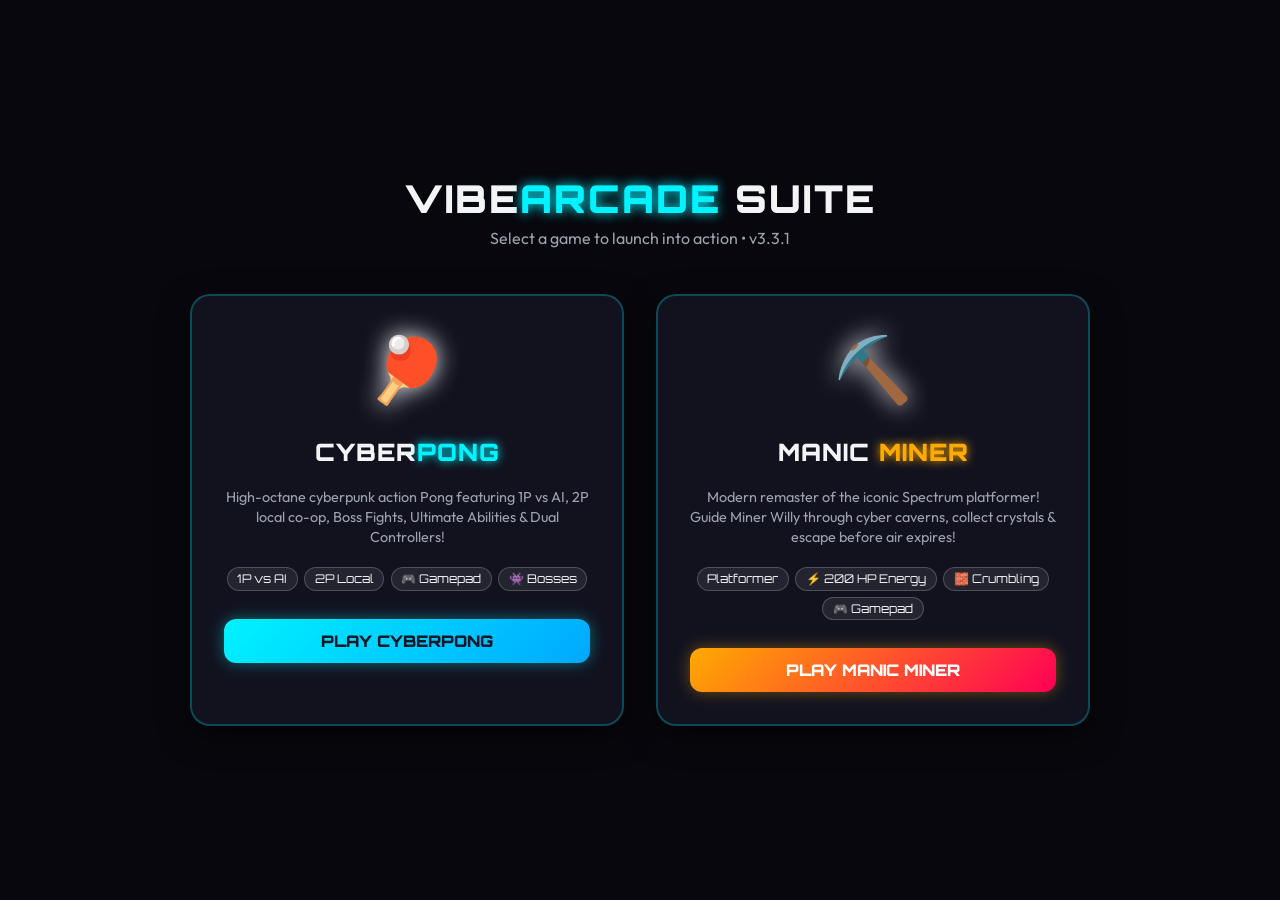
<file: index.html>
<!DOCTYPE html>
<html lang="en">
<head>
    <meta charset="UTF-8">
    <meta name="viewport" content="width=device-width, initial-scale=1.0">
    <title>Vibe Arcade Hub - Retro & Cyber Games v3.3.1</title>
    <meta name="description" content="Play modern arcade games including CyberPong Evolution and Manic Miner Cyber Edition.">
    <!-- Google Fonts -->
    <link rel="preconnect" href="https://fonts.googleapis.com">
    <link rel="preconnect" href="https://fonts.gstatic.com" crossorigin>
    <link href="https://fonts.googleapis.com/css2?family=Orbitron:wght@400;600;700;900&family=Outfit:wght@300;400;600;700&display=swap" rel="stylesheet">
    <link rel="stylesheet" href="style.css">
    <style>
        .hub-grid {
            display: grid;
            grid-template-columns: 1fr 1fr;
            gap: 2rem;
            width: 100%;
            max-width: 900px;
            margin-top: 1rem;
        }

        .game-card {
            background: rgba(20, 20, 36, 0.85);
            border: 2px solid rgba(0, 243, 255, 0.25);
            border-radius: 20px;
            padding: 2rem;
            display: flex;
            flex-direction: column;
            align-items: center;
            text-align: center;
            gap: 1.25rem;
            text-decoration: none;
            color: var(--text-main);
            transition: all 0.3s cubic-bezier(0.175, 0.885, 0.32, 1.275);
            box-shadow: 0 10px 30px rgba(0, 0, 0, 0.5);
            position: relative;
            overflow: hidden;
        }

        .game-card:hover {
            transform: translateY(-8px) scale(1.02);
            border-color: var(--neon-cyan);
            box-shadow: 0 16px 40px rgba(0, 243, 255, 0.35);
        }

        .game-card.miner-card:hover {
            border-color: #ffaa00;
            box-shadow: 0 16px 40px rgba(255, 170, 0, 0.35);
        }

        .card-banner {
            font-size: 4rem;
            margin-bottom: 0.5rem;
            filter: drop-shadow(0 0 12px currentColor);
        }

        .card-title {
            font-family: var(--font-heading);
            font-size: 1.5rem;
            font-weight: 900;
            letter-spacing: 1px;
        }

        .card-title .highlight {
            color: var(--neon-cyan);
            text-shadow: 0 0 10px var(--neon-cyan);
        }

        .game-card.miner-card .card-title .highlight {
            color: #ffaa00;
            text-shadow: 0 0 10px #ffaa00;
        }

        .card-desc {
            font-size: 0.9rem;
            color: var(--text-muted);
            line-height: 1.4;
        }

        .tags-list {
            display: flex;
            gap: 0.4rem;
            flex-wrap: wrap;
            justify-content: center;
        }

        .tag-badge {
            background: rgba(255, 255, 255, 0.08);
            border: 1px solid rgba(255, 255, 255, 0.2);
            padding: 0.2rem 0.6rem;
            border-radius: 12px;
            font-size: 0.75rem;
            font-family: var(--font-heading);
        }

        .launch-btn {
            background: linear-gradient(135deg, var(--neon-cyan), #00a8ff);
            color: var(--text-dark);
            font-family: var(--font-heading);
            font-weight: 900;
            font-size: 1rem;
            padding: 0.75rem 2rem;
            border-radius: 12px;
            width: 100%;
            margin-top: 0.5rem;
            box-shadow: 0 0 15px rgba(0, 243, 255, 0.4);
        }

        .miner-card .launch-btn {
            background: linear-gradient(135deg, #ffaa00, #ff0055);
            color: #fff;
            box-shadow: 0 0 15px rgba(255, 170, 0, 0.4);
        }

        .hub-header {
            text-align: center;
            margin-bottom: 1rem;
        }

        .hub-header h1 {
            font-family: var(--font-heading);
            font-size: 2.4rem;
            font-weight: 900;
            letter-spacing: 2px;
        }

        .hub-header p {
            color: var(--text-muted);
            margin-top: 0.4rem;
        }
    </style>
</head>
<body>
    <div id="appContainer" style="justify-content: center; align-items: center;">
        <header class="hub-header">
            <h1>VIBE<span class="highlight" style="color: var(--neon-cyan); text-shadow: 0 0 12px var(--neon-cyan);">ARCADE</span> SUITE</h1>
            <p>Select a game to launch into action • v3.3.1</p>
        </header>

        <main class="hub-grid">
            <!-- Game Card 1: CyberPong -->
            <a href="pong.html" class="game-card">
                <div class="card-banner">🏓</div>
                <div class="card-title">CYBER<span class="highlight">PONG</span></div>
                <div class="card-desc">
                    High-octane cyberpunk action Pong featuring 1P vs AI, 2P local co-op, Boss Fights, Ultimate Abilities & Dual Controllers!
                </div>
                <div class="tags-list">
                    <span class="tag-badge">1P vs AI</span>
                    <span class="tag-badge">2P Local</span>
                    <span class="tag-badge">🎮 Gamepad</span>
                    <span class="tag-badge">👾 Bosses</span>
                </div>
                <div class="launch-btn">PLAY CYBERPONG</div>
            </a>

            <!-- Game Card 2: Manic Miner Cyber Edition -->
            <a href="miner.html" class="game-card miner-card">
                <div class="card-banner">⛏️</div>
                <div class="card-title">MANIC <span class="highlight">MINER</span></div>
                <div class="card-desc">
                    Modern remaster of the iconic Spectrum platformer! Guide Miner Willy through cyber caverns, collect crystals & escape before air expires!
                </div>
                <div class="tags-list">
                    <span class="tag-badge">Platformer</span>
                    <span class="tag-badge">⚡ 200 HP Energy</span>
                    <span class="tag-badge">🧱 Crumbling</span>
                    <span class="tag-badge">🎮 Gamepad</span>
                </div>
                <div class="launch-btn">PLAY MANIC MINER</div>
            </a>
        </main>
    </div>
</body>
</html>
</file>
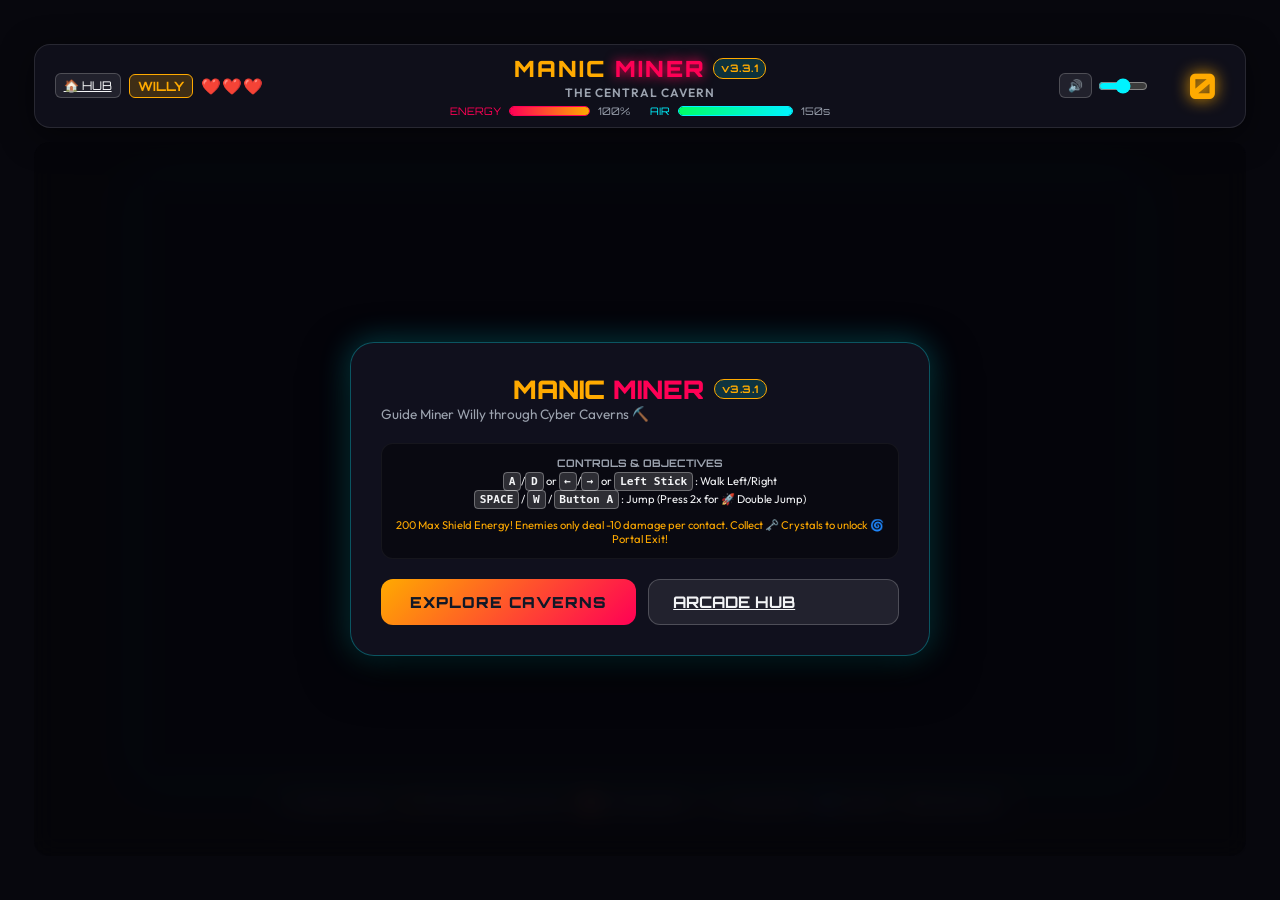
<file: miner.html>
<!DOCTYPE html>
<html lang="en">
<head>
    <meta charset="UTF-8">
    <meta name="viewport" content="width=device-width, initial-scale=1.0">
    <title>Manic Miner: Cyber Edition v3.3.1</title>
    <meta name="description" content="A modern remaster of the classic 1983 Spectrum platformer Manic Miner with cyber neon visuals, health energy meters, crumbling tiles, conveyors, and air meters.">
    <!-- Google Fonts -->
    <link rel="preconnect" href="https://fonts.googleapis.com">
    <link rel="preconnect" href="https://fonts.gstatic.com" crossorigin>
    <link href="https://fonts.googleapis.com/css2?family=Orbitron:wght@400;600;700;900&family=Outfit:wght@300;400;600;700&display=swap" rel="stylesheet">
    <link rel="stylesheet" href="style.css">
    <style>
        .meter-row {
            display: flex;
            gap: 1.25rem;
            align-items: center;
        }

        .meter-wrapper {
            display: flex;
            align-items: center;
            gap: 0.5rem;
            width: 180px;
        }

        .meter-track {
            flex: 1;
            height: 10px;
            background: rgba(0, 0, 0, 0.6);
            border: 1px solid var(--neon-cyan);
            border-radius: 6px;
            overflow: hidden;
        }

        .air-fill {
            width: 100%;
            height: 100%;
            background: linear-gradient(90deg, #00ff66, #00f3ff);
            box-shadow: 0 0 10px #00ff66;
            transition: width 0.2s ease;
        }

        .health-fill {
            width: 100%;
            height: 100%;
            background: linear-gradient(90deg, #ff0055, #ffaa00);
            box-shadow: 0 0 10px #ff0055;
            transition: width 0.2s ease;
        }
    </style>
</head>
<body>
    <div id="appContainer">
        <!-- Top HUD Header -->
        <header id="gameHud">
            <div class="player-hud p1-hud">
                <div class="player-profile">
                    <a href="index.html" class="icon-btn back-btn" title="Back to Game Hub">🏠 HUB</a>
                    <span class="player-tag" style="background: rgba(255, 170, 0, 0.2); color: #ffaa00; border-color: #ffaa00;">WILLY</span>
                    <span class="player-name" id="livesText">❤️❤️❤️</span>
                </div>
            </div>

            <!-- Game Center Status / Title -->
            <div class="hud-center">
                <div class="title-row">
                    <h1 class="game-logo" style="color: #ffaa00;">MANIC <span class="highlight" style="color: #ff0055; text-shadow: 0 0 12px #ff0055;">MINER</span></h1>
                    <span class="version-badge" style="border-color: #ffaa00; color: #ffaa00;">v3.3.1</span>
                </div>
                <div class="match-info" id="levelName">THE CENTRAL CAVERN</div>

                <div class="meter-row">
                    <!-- Energy Health Meter -->
                    <div class="meter-wrapper" title="Willy Shield Energy Meter (200 Capacity)">
                        <span style="font-family: var(--font-heading); font-size: 0.65rem; color: #ff0055;">ENERGY</span>
                        <div class="meter-track" style="border-color: #ff0055;">
                            <div class="health-fill" id="healthFill"></div>
                        </div>
                        <span id="healthText" style="font-family: var(--font-heading); font-size: 0.65rem; color: var(--text-muted);">100%</span>
                    </div>

                    <!-- Air Supply Meter -->
                    <div class="meter-wrapper" title="Air Supply Oxygen Meter">
                        <span style="font-family: var(--font-heading); font-size: 0.65rem; color: var(--neon-cyan);">AIR</span>
                        <div class="meter-track">
                            <div class="air-fill" id="airFill"></div>
                        </div>
                        <span id="airText" style="font-family: var(--font-heading); font-size: 0.65rem; color: var(--text-muted);">150s</span>
                    </div>
                </div>
            </div>

            <!-- Score Status -->
            <div class="player-hud p2-hud">
                <div class="audio-controls" style="margin-right: 1rem;">
                    <button id="btnSoundToggle" class="icon-btn" title="Toggle SFX">🔊</button>
                    <input type="range" id="volumeSlider" min="0" max="1" step="0.05" value="0.5" title="Volume">
                </div>
                <div class="score-display" id="scoreText" style="color: #ffaa00; text-shadow: 0 0 16px #ffaa00;">0</div>
            </div>
        </header>

        <!-- Main Arena Display -->
        <main id="arenaWrapper">
            <canvas id="gameCanvas" width="1000" height="600"></canvas>

            <!-- On-screen Legend / Guide Bar -->
            <div id="legendBar">
                <div class="legend-item"><span class="icon">🗝️</span> Collect Crystals</div>
                <div class="legend-item"><span class="icon">⚡</span> 200 Shield Energy (-10 hit)</div>
                <div class="legend-item"><span class="icon">🧱</span> Crumbling Block</div>
                <div class="legend-item"><span class="icon">«««</span> Conveyor Belt</div>
                <div class="legend-item"><span class="icon">🌀</span> Portal Exit</div>
                <div class="legend-item"><span class="icon">🚀</span> Double Jump</div>
            </div>

            <!-- MODAL: Start Menu -->
            <div id="startModal" class="modal-overlay active">
                <div class="modal-card glass-panel">
                    <div class="modal-header">
                        <div class="header-title-wrap">
                            <h2 style="color: #ffaa00;">MANIC <span class="highlight" style="color: #ff0055;">MINER</span></h2>
                            <span class="version-badge" style="border-color: #ffaa00; color: #ffaa00;">v3.3.1</span>
                        </div>
                        <p class="subtitle">Guide Miner Willy through Cyber Caverns ⛏️</p>
                    </div>

                    <div class="modal-body">
                        <div class="controls-guide" style="grid-template-columns: 1fr; text-align: center;">
                            <div class="control-box">
                                <span class="box-title">CONTROLS & OBJECTIVES</span>
                                <div class="key-combo"><kbd>A</kbd>/<kbd>D</kbd> or <kbd>←</kbd>/<kbd>→</kbd> or <kbd>Left Stick</kbd> : Walk Left/Right</div>
                                <div class="key-combo"><kbd>SPACE</kbd> / <kbd>W</kbd> / <kbd>Button A</kbd> : Jump (Press 2x for 🚀 Double Jump)</div>
                                <div class="key-combo" style="margin-top: 0.5rem; color: #ffaa00;">200 Max Shield Energy! Enemies only deal -10 damage per contact. Collect 🗝️ Crystals to unlock 🌀 Portal Exit!</div>
                            </div>
                        </div>
                    </div>

                    <div class="modal-footer">
                        <button id="btnStartGame" class="btn-primary glow-btn" style="background: linear-gradient(135deg, #ffaa00, #ff0055);">EXPLORE CAVERNS</button>
                        <a href="index.html" class="btn-secondary text-center">ARCADE HUB</a>
                    </div>
                </div>
            </div>

            <!-- MODAL: Pause Screen -->
            <div id="pauseModal" class="modal-overlay">
                <div class="modal-card glass-panel sm">
                    <h2>GAME PAUSED</h2>
                    <p>Press <kbd>P</kbd> or <kbd>ESC</kbd></p>
                    <div class="modal-actions">
                        <button id="btnResume" class="btn-primary">RESUME</button>
                        <a href="index.html" class="btn-secondary">ARCADE HUB</a>
                    </div>
                </div>
            </div>

            <!-- MODAL: Game Over Screen -->
            <div id="gameOverModal" class="modal-overlay">
                <div class="modal-card glass-panel glow-border">
                    <div class="winner-trophy" id="trophyIcon">⛏️</div>
                    <h2 id="winnerText">MINER WILLY DEFEATED</h2>
                    <div class="final-score" id="finalScoreText">SCORE: 0</div>
                    <div class="stats-summary" id="statsSummary"></div>
                    <div class="modal-actions">
                        <button id="btnPlayAgain" class="btn-primary glow-btn" style="background: linear-gradient(135deg, #ffaa00, #ff0055);">PLAY AGAIN</button>
                        <a href="index.html" class="btn-secondary">ARCADE HUB</a>
                    </div>
                </div>
            </div>
        </main>
    </div>

    <!-- Game Engine Scripts -->
    <script src="js/sound.js"></script>
    <script src="js/particles.js"></script>
    <script src="js/miner/miner_levels.js"></script>
    <script src="js/miner/miner_engine.js"></script>
    <script src="js/miner/miner_main.js"></script>
</body>
</html>
</file>
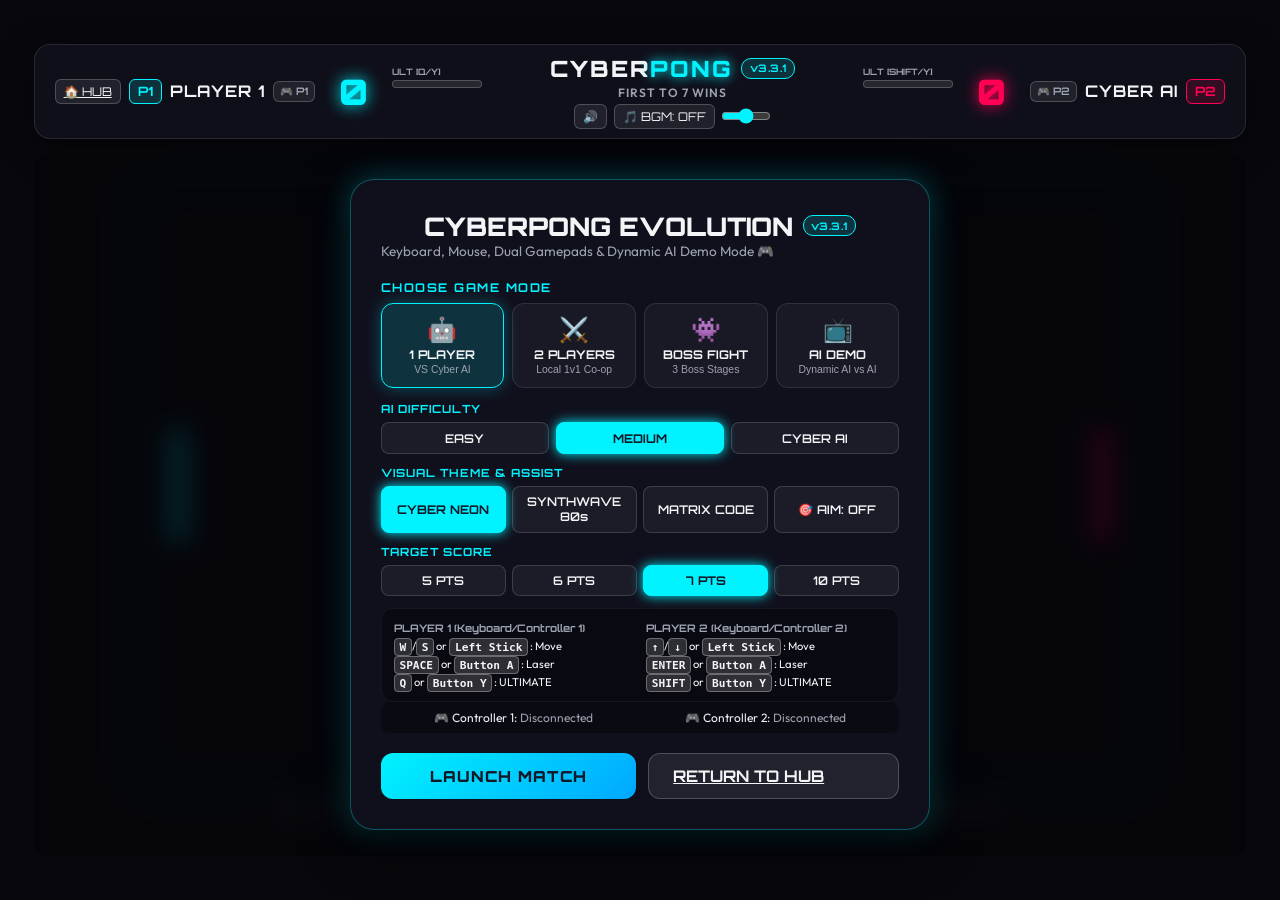
<file: pong.html>
<!DOCTYPE html>
<html lang="en">
<head>
    <meta charset="UTF-8">
    <meta name="viewport" content="width=device-width, initial-scale=1.0">
    <title>CyberPong v3.3.1: Neon Evolution</title>
    <meta name="description" content="A modern cyberpunk action Pong game featuring 1P vs AI, 2P local multiplayer, AI vs AI Demo mode, Dual Gamepad Controller support, Boss Fights, Ultimate Abilities, and Aim Assist.">
    <!-- Google Fonts -->
    <link rel="preconnect" href="https://fonts.googleapis.com">
    <link rel="preconnect" href="https://fonts.gstatic.com" crossorigin>
    <link href="https://fonts.googleapis.com/css2?family=Orbitron:wght@400;600;700;900&family=Outfit:wght@300;400;600;700&display=swap" rel="stylesheet">
    <link rel="stylesheet" href="style.css">
</head>
<body>
    <div id="appContainer">
        <!-- Top HUD Header -->
        <header id="gameHud">
            <div class="player-hud p1-hud">
                <div class="player-profile">
                    <a href="index.html" class="icon-btn back-btn" title="Back to Game Hub">🏠 HUB</a>
                    <span class="player-tag">P1</span>
                    <span class="player-name" id="p1Name">PLAYER 1</span>
                    <span class="gamepad-badge" id="p1GamepadBadge" title="Controller 1 Status">🎮 P1</span>
                </div>
                <div class="score-display" id="p1Score">0</div>
                <div class="hud-meters">
                    <div class="ultimate-wrapper" title="Ultimate Ability (Key: Q / Gamepad Y)">
                        <div class="ult-label">ULT [Q/Y]</div>
                        <div class="ult-bar"><div class="ult-fill" id="p1UltFill"></div></div>
                    </div>
                    <div class="powerup-indicators" id="p1Powerups"></div>
                </div>
            </div>

            <!-- Game Center Status / Title -->
            <div class="hud-center">
                <div class="title-row">
                    <h1 class="game-logo">CYBER<span class="highlight">PONG</span></h1>
                    <span class="version-badge">v3.3.1</span>
                </div>
                <div class="match-info" id="matchInfo">FIRST TO 7 WINS</div>
                
                <!-- Boss Health Bar -->
                <div id="bossBarWrapper" class="boss-bar-wrapper" style="display: none;">
                    <div class="boss-label" id="bossName">MOTHERSHIP CORE</div>
                    <div class="boss-health-track">
                        <div class="boss-health-fill" id="bossHealthFill"></div>
                    </div>
                </div>

                <div class="audio-controls">
                    <button id="btnSoundToggle" class="icon-btn" title="Toggle SFX">🔊</button>
                    <button id="btnBgmToggle" class="icon-btn" title="Toggle Synthwave BGM">🎵 BGM: OFF</button>
                    <input type="range" id="volumeSlider" min="0" max="1" step="0.05" value="0.5" title="Volume">
                </div>
            </div>

            <!-- Player 2 / Boss Status -->
            <div class="player-hud p2-hud">
                <div class="hud-meters">
                    <div class="ultimate-wrapper" title="Ultimate Ability (Key: SHIFT / Gamepad Y)">
                        <div class="ult-label">ULT [SHIFT/Y]</div>
                        <div class="ult-bar"><div class="ult-fill" id="p2UltFill"></div></div>
                    </div>
                    <div class="powerup-indicators" id="p2Powerups"></div>
                </div>
                <div class="score-display" id="p2Score">0</div>
                <div class="player-profile">
                    <span class="gamepad-badge" id="p2GamepadBadge" title="Controller 2 Status">🎮 P2</span>
                    <span class="player-name" id="p2Name">CYBER AI</span>
                    <span class="player-tag p2-tag">P2</span>
                </div>
            </div>
        </header>

        <!-- Main Arena Display -->
        <main id="arenaWrapper">
            <canvas id="gameCanvas" width="1000" height="600"></canvas>

            <!-- On-screen Legend / Guide Bar -->
            <div id="legendBar">
                <div class="legend-item"><span class="icon">👁️</span> Cyber Sight</div>
                <div class="legend-item"><span class="icon">💥</span> Temp Bumper</div>
                <div class="legend-item"><span class="icon">⚡</span> Speed</div>
                <div class="legend-item"><span class="icon">🛡️</span> Shield</div>
                <div class="legend-item"><span class="icon">🧲</span> Magnet</div>
                <div class="legend-item"><span class="icon">❄️</span> Slow (-60%)</div>
                <div class="legend-item"><span class="icon">📏</span> Titan</div>
                <div class="legend-item"><span class="icon">🔫</span> Laser</div>
                <div class="legend-item"><span class="icon">🌟</span> Ultimate</div>
            </div>

            <!-- MODAL: Start Menu -->
            <div id="startModal" class="modal-overlay active">
                <div class="modal-card glass-panel">
                    <div class="modal-header">
                        <div class="header-title-wrap">
                            <h2>CYBER<span class="highlight">PONG</span> EVOLUTION</h2>
                            <span class="version-badge">v3.3.1</span>
                        </div>
                        <p class="subtitle">Keyboard, Mouse, Dual Gamepads & Dynamic AI Demo Mode 🎮</p>
                    </div>

                    <div class="modal-body">
                        <!-- Mode Selector -->
                        <div class="section-title">CHOOSE GAME MODE</div>
                        <div class="mode-grid mode-grid-4">
                            <button id="btnMode1P" class="mode-card active">
                                <div class="mode-icon">🤖</div>
                                <div class="mode-title">1 PLAYER</div>
                                <div class="mode-desc">VS Cyber AI</div>
                            </button>
                            <button id="btnMode2P" class="mode-card">
                                <div class="mode-icon">⚔️</div>
                                <div class="mode-title">2 PLAYERS</div>
                                <div class="mode-desc">Local 1v1 Co-op</div>
                            </button>
                            <button id="btnModeBoss" class="mode-card special-mode">
                                <div class="mode-icon">👾</div>
                                <div class="mode-title">BOSS FIGHT</div>
                                <div class="mode-desc">3 Boss Stages</div>
                            </button>
                            <button id="btnModeDemo" class="mode-card demo-mode">
                                <div class="mode-icon">📺</div>
                                <div class="mode-title">AI DEMO</div>
                                <div class="mode-desc">Dynamic AI vs AI</div>
                            </button>
                        </div>

                        <!-- AI Difficulty Selection (Only visible in 1P) -->
                        <div id="aiDifficultyGroup" class="setting-group">
                            <label class="setting-label">AI DIFFICULTY</label>
                            <div class="button-group">
                                <button class="btn-select btn-diff" data-diff="easy">EASY</button>
                                <button class="btn-select btn-diff active" data-diff="medium">MEDIUM</button>
                                <button class="btn-select btn-diff" data-diff="impossible">CYBER AI</button>
                            </div>
                        </div>

                        <!-- Visual Theme & Trajectory Assist Selector -->
                        <div class="setting-group">
                            <label class="setting-label">VISUAL THEME & ASSIST</label>
                            <div class="button-group">
                                <button class="btn-select btn-theme active" data-theme="cyber">CYBER NEON</button>
                                <button class="btn-select btn-theme" data-theme="synthwave">SYNTHWAVE 80s</button>
                                <button class="btn-select btn-theme" data-theme="matrix">MATRIX CODE</button>
                                <button id="btnAimAssistToggle" class="btn-select btn-toggle" title="Toggle Trajectory Aim Assist Line">🎯 AIM: OFF</button>
                            </div>
                        </div>

                        <!-- Target Score Selection -->
                        <div class="setting-group" id="targetScoreGroup">
                            <label class="setting-label">TARGET SCORE</label>
                            <div class="button-group">
                                <button class="btn-select btn-score" data-score="5">5 PTS</button>
                                <button class="btn-select btn-score" data-score="6">6 PTS</button>
                                <button class="btn-select btn-score active" data-score="7">7 PTS</button>
                                <button class="btn-select btn-score" data-score="10">10 PTS</button>
                            </div>
                        </div>

                        <!-- Gamepad & Control Guide -->
                        <div class="controls-guide">
                            <div class="control-box">
                                <span class="box-title">PLAYER 1 (Keyboard/Controller 1)</span>
                                <div class="key-combo"><kbd>W</kbd>/<kbd>S</kbd> or <kbd>Left Stick</kbd> : Move</div>
                                <div class="key-combo"><kbd>SPACE</kbd> or <kbd>Button A</kbd> : Laser</div>
                                <div class="key-combo"><kbd>Q</kbd> or <kbd>Button Y</kbd> : ULTIMATE</div>
                            </div>
                            <div class="control-box">
                                <span class="box-title">PLAYER 2 (Keyboard/Controller 2)</span>
                                <div class="key-combo"><kbd>↑</kbd>/<kbd>↓</kbd> or <kbd>Left Stick</kbd> : Move</div>
                                <div class="key-combo"><kbd>ENTER</kbd> or <kbd>Button A</kbd> : Laser</div>
                                <div class="key-combo"><kbd>SHIFT</kbd> or <kbd>Button Y</kbd> : ULTIMATE</div>
                            </div>
                        </div>

                        <!-- Gamepad Status Footer Bar -->
                        <div id="gamepadStatusFooter" class="gamepad-footer">
                            <div class="gamepad-status-item" id="gp1Status">🎮 Controller 1: <span class="status-off">Disconnected</span></div>
                            <div class="gamepad-status-item" id="gp2Status">🎮 Controller 2: <span class="status-off">Disconnected</span></div>
                        </div>
                    </div>

                    <div class="modal-footer">
                        <button id="btnStartGame" class="btn-primary glow-btn">LAUNCH MATCH</button>
                        <a href="index.html" class="btn-secondary text-center">RETURN TO HUB</a>
                    </div>
                </div>
            </div>

            <!-- MODAL: Pause Screen -->
            <div id="pauseModal" class="modal-overlay">
                <div class="modal-card glass-panel sm">
                    <h2>MATCH PAUSED</h2>
                    <p>Press <kbd>P</kbd>, <kbd>ESC</kbd> or <kbd>START</kbd> on gamepad</p>
                    <div class="modal-actions">
                        <button id="btnResume" class="btn-primary">RESUME</button>
                        <a href="index.html" id="btnQuit" class="btn-secondary text-center">GAME HUB</a>
                    </div>
                </div>
            </div>

            <!-- MODAL: Game Over Screen -->
            <div id="gameOverModal" class="modal-overlay">
                <div class="modal-card glass-panel glow-border">
                    <div class="winner-trophy" id="trophyIcon">🏆</div>
                    <h2 id="winnerText">MATCH COMPLETE</h2>
                    <div class="final-score" id="finalScoreText">7 - 4</div>
                    <div class="stats-summary" id="statsSummary"></div>
                    <div class="modal-actions">
                        <button id="btnPlayAgain" class="btn-primary glow-btn">REPLAY MATCH</button>
                        <a href="index.html" id="btnReturnMenu" class="btn-secondary text-center">GAME HUB</a>
                    </div>
                </div>
            </div>
        </main>
    </div>

    <!-- Game Engine Scripts -->
    <script src="js/sound.js"></script>
    <script src="js/particles.js"></script>
    <script src="js/ai.js"></script>
    <script src="js/game.js"></script>
    <script src="js/main.js"></script>
</body>
</html>
</file>
<file: style.css>
/* ==========================================================================
   CyberPong v2.2: Neon Evolution - Design Tokens & Stylesheet
   ========================================================================== */

:root {
    /* Base Color Palette (Cyber Neon Theme) */
    --bg-dark: #07070d;
    --bg-card: rgba(18, 18, 30, 0.8);
    --border-glow: rgba(0, 243, 255, 0.3);
    
    --neon-cyan: #00f3ff;
    --neon-magenta: #ff0055;
    --neon-amber: #ffaa00;
    --neon-green: #00ff66;
    --neon-purple: #a855f7;
    --neon-blue: #3b82f6;

    --text-main: #f3f4f6;
    --text-muted: #9ca3af;
    --text-dark: #111827;

    /* Fonts */
    --font-heading: 'Orbitron', sans-serif;
    --font-body: 'Outfit', sans-serif;
}

/* --- Synthwave 80s Theme --- */
body.theme-synthwave {
    --bg-dark: #16021f;
    --bg-card: rgba(35, 12, 45, 0.85);
    --border-glow: rgba(255, 0, 128, 0.4);
    --neon-cyan: #ff007f;
    --neon-magenta: #ffaa00;
    --neon-green: #00f3ff;
    background-image: 
        linear-gradient(to bottom, rgba(22, 2, 31, 0.9), rgba(40, 5, 55, 0.95)),
        radial-gradient(circle at 50% 100%, rgba(255, 0, 128, 0.25) 0%, transparent 60%);
}

/* --- Matrix Code Theme --- */
body.theme-matrix {
    --bg-dark: #020b05;
    --bg-card: rgba(6, 26, 12, 0.85);
    --border-glow: rgba(0, 255, 102, 0.4);
    --neon-cyan: #00ff66;
    --neon-magenta: #00cc44;
    --neon-amber: #66ff99;
    background-image: 
        radial-gradient(circle at 50% 50%, rgba(0, 255, 102, 0.08) 0%, transparent 70%);
}

* {
    box-sizing: border-box;
    margin: 0;
    padding: 0;
    user-select: none;
}

body {
    background-color: var(--bg-dark);
    color: var(--text-main);
    font-family: var(--font-body);
    min-height: 100vh;
    display: flex;
    justify-content: center;
    align-items: center;
    overflow: hidden;
    transition: background-color 0.4s ease;
}

#appContainer {
    width: 100vw;
    height: 100vh;
    max-width: 1240px;
    max-height: 840px;
    display: flex;
    flex-direction: column;
    padding: 0.85rem;
    gap: 0.85rem;
}

/* ==========================================
   HUD Header & Gamepad Badges
   ========================================== */
#gameHud {
    display: flex;
    justify-content: space-between;
    align-items: center;
    background: var(--bg-card);
    backdrop-filter: blur(16px);
    border: 1px solid rgba(255, 255, 255, 0.1);
    border-radius: 16px;
    padding: 0.6rem 1.25rem;
    box-shadow: 0 8px 32px rgba(0, 0, 0, 0.5);
}

.title-row {
    display: flex;
    align-items: center;
    gap: 0.5rem;
}

.version-badge {
    background: rgba(0, 243, 255, 0.15);
    border: 1px solid var(--neon-cyan);
    color: var(--neon-cyan);
    font-family: var(--font-heading);
    font-size: 0.65rem;
    font-weight: 700;
    padding: 0.15rem 0.45rem;
    border-radius: 10px;
    letter-spacing: 0.5px;
}

.player-hud {
    display: flex;
    align-items: center;
    gap: 1rem;
    min-width: 320px;
}

.p1-hud { justify-content: flex-start; }
.p2-hud { justify-content: flex-end; }

.player-profile {
    display: flex;
    align-items: center;
    gap: 0.5rem;
}

.player-tag {
    background: rgba(0, 243, 255, 0.15);
    color: var(--neon-cyan);
    font-family: var(--font-heading);
    font-weight: 700;
    font-size: 0.8rem;
    padding: 0.2rem 0.5rem;
    border-radius: 6px;
    border: 1px solid var(--neon-cyan);
}

.p2-tag {
    background: rgba(255, 0, 85, 0.15);
    color: var(--neon-magenta);
    border-color: var(--neon-magenta);
}

.gamepad-badge {
    font-family: var(--font-heading);
    font-size: 0.65rem;
    font-weight: 700;
    padding: 0.15rem 0.4rem;
    border-radius: 6px;
    background: rgba(255, 255, 255, 0.08);
    border: 1px solid rgba(255, 255, 255, 0.2);
    color: var(--text-muted);
    transition: all 0.3s ease;
}

.gamepad-badge.connected {
    background: rgba(0, 255, 102, 0.15);
    border-color: #00ff66;
    color: #00ff66;
    box-shadow: 0 0 8px rgba(0, 255, 102, 0.4);
}

.player-name {
    font-family: var(--font-heading);
    font-weight: 700;
    letter-spacing: 1px;
    font-size: 1rem;
}

.score-display {
    font-family: var(--font-heading);
    font-size: 2.2rem;
    font-weight: 900;
    min-width: 45px;
    text-align: center;
}

.p1-hud .score-display {
    color: var(--neon-cyan);
    text-shadow: 0 0 16px var(--neon-cyan);
}

.p2-hud .score-display {
    color: var(--neon-magenta);
    text-shadow: 0 0 16px var(--neon-magenta);
}

/* Ultimate Meters */
.hud-meters {
    display: flex;
    flex-direction: column;
    gap: 0.3rem;
}

.ultimate-wrapper {
    display: flex;
    flex-direction: column;
    gap: 0.15rem;
    width: 90px;
}

.ult-label {
    font-family: var(--font-heading);
    font-size: 0.55rem;
    font-weight: 700;
    color: var(--text-muted);
}

.ult-bar {
    width: 100%;
    height: 8px;
    background: rgba(255, 255, 255, 0.1);
    border-radius: 4px;
    overflow: hidden;
    border: 1px solid rgba(255, 255, 255, 0.2);
}

.ult-fill {
    width: 0%;
    height: 100%;
    background: linear-gradient(90deg, #ffaa00, #ff0055);
    box-shadow: 0 0 8px #ffaa00;
    transition: width 0.2s ease;
}

.ult-fill.ready {
    background: linear-gradient(90deg, #00ff66, #00f3ff);
    box-shadow: 0 0 12px #00ff66;
    animation: ultGlow 1s infinite alternate;
}

@keyframes ultGlow {
    0% { opacity: 0.8; }
    100% { opacity: 1; filter: brightness(1.3); }
}

.powerup-indicators {
    display: flex;
    gap: 0.3rem;
    min-height: 24px;
}

.badge-powerup {
    width: 24px;
    height: 24px;
    border-radius: 50%;
    display: flex;
    align-items: center;
    justify-content: center;
    font-size: 0.8rem;
    background: rgba(255, 255, 255, 0.1);
    border: 1px solid rgba(255, 255, 255, 0.3);
    box-shadow: 0 0 8px currentColor;
}

/* Boss Health Bar HUD */
.boss-bar-wrapper {
    width: 220px;
    display: flex;
    flex-direction: column;
    align-items: center;
    gap: 0.2rem;
}

.boss-label {
    font-family: var(--font-heading);
    font-size: 0.65rem;
    font-weight: 700;
    color: var(--neon-magenta);
    letter-spacing: 1px;
}

.boss-health-track {
    width: 100%;
    height: 10px;
    background: rgba(0, 0, 0, 0.6);
    border: 1px solid var(--neon-magenta);
    border-radius: 6px;
    overflow: hidden;
}

.boss-health-fill {
    width: 100%;
    height: 100%;
    background: linear-gradient(90deg, #ff0055, #ffaa00);
    box-shadow: 0 0 10px #ff0055;
    transition: width 0.3s ease;
}

/* Center HUD Title & Sound */
.hud-center {
    display: flex;
    flex-direction: column;
    align-items: center;
    gap: 0.2rem;
}

.game-logo {
    font-family: var(--font-heading);
    font-size: 1.4rem;
    font-weight: 900;
    letter-spacing: 2px;
}

.game-logo .highlight {
    color: var(--neon-cyan);
    text-shadow: 0 0 12px var(--neon-cyan);
}

.match-info {
    font-size: 0.75rem;
    font-weight: 600;
    letter-spacing: 1px;
    color: var(--text-muted);
}

.audio-controls {
    display: flex;
    align-items: center;
    gap: 0.4rem;
}

.icon-btn {
    background: rgba(255, 255, 255, 0.08);
    border: 1px solid rgba(255, 255, 255, 0.2);
    border-radius: 6px;
    color: var(--text-main);
    font-size: 0.75rem;
    font-family: var(--font-heading);
    padding: 0.25rem 0.5rem;
    cursor: pointer;
    transition: transform 0.2s ease, background 0.2s ease;
}

.icon-btn:hover {
    background: rgba(255, 255, 255, 0.18);
    transform: scale(1.05);
}

input[type="range"] {
    width: 50px;
    accent-color: var(--neon-cyan);
    cursor: pointer;
}

/* ==========================================
   Arena & Canvas
   ========================================== */
#arenaWrapper {
    position: relative;
    flex: 1;
    display: flex;
    flex-direction: column;
    align-items: center;
    justify-content: center;
}

#gameCanvas {
    background: #080812;
    border-radius: 16px;
    box-shadow: 0 0 35px rgba(0, 243, 255, 0.18), inset 0 0 40px rgba(0, 0, 0, 0.85);
    border: 1px solid var(--border-glow);
    width: 100%;
    max-width: 1000px;
    height: auto;
    aspect-ratio: 1000 / 600;
    display: block;
}

/* On-Screen Legend Bar */
#legendBar {
    display: flex;
    justify-content: center;
    gap: 1rem;
    margin-top: 0.6rem;
    padding: 0.4rem 0.85rem;
    background: rgba(18, 18, 30, 0.5);
    backdrop-filter: blur(8px);
    border-radius: 20px;
    border: 1px solid rgba(255, 255, 255, 0.08);
}

.legend-item {
    font-size: 0.75rem;
    color: var(--text-muted);
    display: flex;
    align-items: center;
    gap: 0.25rem;
}

/* ==========================================
   Modals & Gamepad Footer
   ========================================== */
.modal-overlay {
    position: absolute;
    inset: 0;
    background: rgba(5, 5, 10, 0.85);
    backdrop-filter: blur(12px);
    display: flex;
    justify-content: center;
    align-items: center;
    opacity: 0;
    pointer-events: none;
    transition: opacity 0.3s ease;
    z-index: 100;
    border-radius: 16px;
}

.modal-overlay.active {
    opacity: 1;
    pointer-events: auto;
}

.glass-panel {
    background: rgba(18, 18, 32, 0.92);
    border: 1px solid var(--border-glow);
    box-shadow: 0 16px 48px rgba(0, 0, 0, 0.7), 0 0 30px var(--border-glow);
    border-radius: 24px;
    padding: 1.85rem;
    width: 92%;
    max-width: 580px;
    display: flex;
    flex-direction: column;
    gap: 1.25rem;
}

.header-title-wrap {
    display: flex;
    align-items: center;
    justify-content: center;
    gap: 0.6rem;
}

.modal-header h2 {
    font-family: var(--font-heading);
    font-size: 1.6rem;
    font-weight: 900;
}

.modal-header .subtitle {
    color: var(--text-muted);
    font-size: 0.85rem;
}

.section-title {
    font-family: var(--font-heading);
    font-size: 0.75rem;
    font-weight: 700;
    color: var(--neon-cyan);
    letter-spacing: 1.5px;
    margin-bottom: 0.5rem;
}

.mode-grid-4 {
    display: grid;
    grid-template-columns: 1fr 1fr 1fr 1fr;
    gap: 0.5rem;
    margin-bottom: 0.85rem;
}

.mode-card {
    background: rgba(255, 255, 255, 0.04);
    border: 1px solid rgba(255, 255, 255, 0.1);
    border-radius: 12px;
    padding: 0.75rem 0.4rem;
    cursor: pointer;
    text-align: center;
    transition: all 0.2s ease;
    color: var(--text-main);
}

.mode-card:hover {
    background: rgba(0, 243, 255, 0.08);
    border-color: rgba(0, 243, 255, 0.4);
    transform: translateY(-2px);
}

.mode-card.active {
    background: rgba(0, 243, 255, 0.15);
    border-color: var(--neon-cyan);
    box-shadow: 0 0 16px rgba(0, 243, 255, 0.3);
}

.mode-card.special-mode.active {
    background: rgba(255, 0, 85, 0.18);
    border-color: var(--neon-magenta);
    box-shadow: 0 0 16px rgba(255, 0, 85, 0.4);
}

.mode-card.demo-mode.active {
    background: rgba(168, 85, 247, 0.18);
    border-color: var(--neon-purple);
    box-shadow: 0 0 16px rgba(168, 85, 247, 0.4);
}

.mode-icon { font-size: 1.5rem; margin-bottom: 0.2rem; }
.mode-title { font-family: var(--font-heading); font-weight: 700; font-size: 0.75rem; }
.mode-desc { font-size: 0.65rem; color: var(--text-muted); margin-top: 0.15rem; }

/* Setting Groups */
.setting-group { margin-bottom: 0.75rem; }
.setting-label {
    display: block;
    font-family: var(--font-heading);
    font-size: 0.7rem;
    font-weight: 700;
    color: var(--neon-cyan);
    letter-spacing: 1px;
    margin-bottom: 0.4rem;
}

.button-group { display: flex; gap: 0.4rem; }

.btn-select {
    flex: 1;
    background: rgba(255, 255, 255, 0.05);
    border: 1px solid rgba(255, 255, 255, 0.15);
    color: var(--text-main);
    padding: 0.45rem;
    border-radius: 8px;
    font-family: var(--font-heading);
    font-size: 0.75rem;
    font-weight: 600;
    cursor: pointer;
    transition: all 0.2s ease;
}

.btn-select:hover { background: rgba(255, 255, 255, 0.12); }

.btn-select.active {
    background: var(--neon-cyan);
    color: var(--text-dark);
    border-color: var(--neon-cyan);
    font-weight: 700;
    box-shadow: 0 0 12px var(--neon-cyan);
}

.btn-toggle.active {
    background: var(--neon-green);
    color: var(--text-dark);
    border-color: var(--neon-green);
    box-shadow: 0 0 12px var(--neon-green);
}

/* Controls Guide Box */
.controls-guide {
    display: grid;
    grid-template-columns: 1fr 1fr;
    gap: 0.75rem;
    background: rgba(0, 0, 0, 0.4);
    padding: 0.75rem;
    border-radius: 12px;
    border: 1px solid rgba(255, 255, 255, 0.05);
}

.control-box { display: flex; flex-direction: column; gap: 0.25rem; }
.box-title { font-family: var(--font-heading); font-size: 0.65rem; font-weight: 700; color: var(--text-muted); }
.key-combo { font-size: 0.7rem; color: var(--text-main); }

kbd {
    background: rgba(255, 255, 255, 0.15);
    border: 1px solid rgba(255, 255, 255, 0.3);
    border-radius: 4px;
    padding: 0.1rem 0.3rem;
    font-family: monospace;
    font-weight: 600;
    font-size: 0.7rem;
}

.gamepad-footer {
    display: flex;
    justify-content: space-around;
    background: rgba(0, 0, 0, 0.35);
    padding: 0.5rem;
    border-radius: 8px;
    font-size: 0.75rem;
}

.status-on { color: #00ff66; font-weight: 700; }
.status-off { color: var(--text-muted); }

/* Action Buttons */
.modal-footer, .modal-actions { display: flex; gap: 0.75rem; justify-content: center; }

.btn-primary {
    background: linear-gradient(135deg, var(--neon-cyan), #00a8ff);
    color: var(--text-dark);
    font-family: var(--font-heading);
    font-weight: 900;
    font-size: 0.95rem;
    letter-spacing: 1px;
    padding: 0.75rem 1.8rem;
    border: none;
    border-radius: 12px;
    cursor: pointer;
    transition: all 0.2s ease;
    width: 100%;
}

.btn-primary:hover {
    transform: translateY(-2px);
    box-shadow: 0 0 20px var(--neon-cyan);
}

.btn-secondary {
    background: rgba(255, 255, 255, 0.08);
    border: 1px solid rgba(255, 255, 255, 0.2);
    color: var(--text-main);
    font-family: var(--font-heading);
    font-weight: 700;
    padding: 0.75rem 1.5rem;
    border-radius: 12px;
    cursor: pointer;
    transition: all 0.2s ease;
    width: 100%;
}

.winner-trophy { font-size: 3.2rem; text-align: center; }
#winnerText { font-family: var(--font-heading); font-size: 1.5rem; text-align: center; }
.final-score { font-family: var(--font-heading); font-size: 2rem; font-weight: 900; text-align: center; }

.stats-summary {
    background: rgba(0, 0, 0, 0.3);
    padding: 0.65rem;
    border-radius: 10px;
    display: flex;
    justify-content: space-around;
    font-size: 0.8rem;
    color: var(--text-muted);
}
</file>
